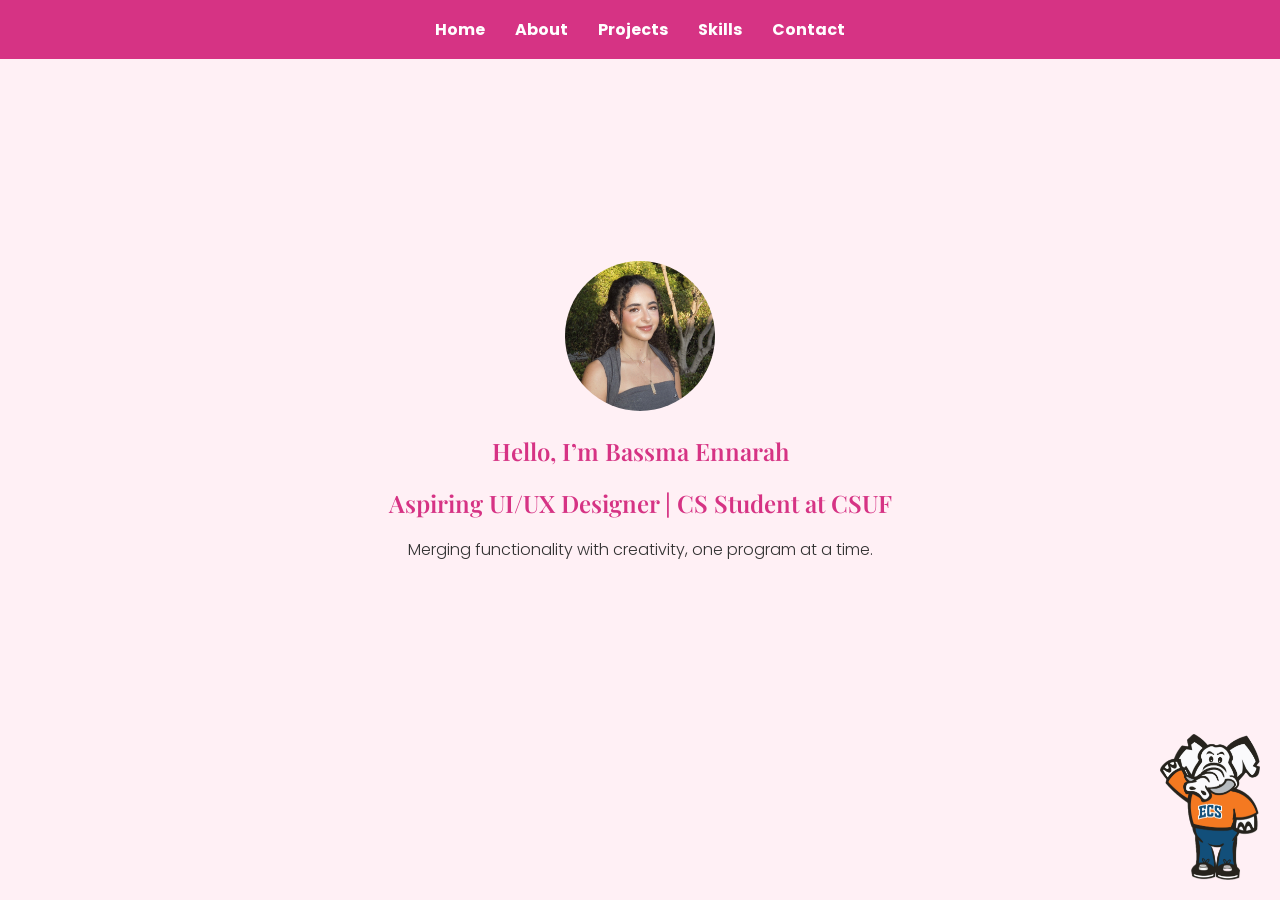
<file: index.html>
<!DOCTYPE html>
<html lang="en">
<head>
  <meta charset="UTF-8">
  <title>Home - Bassma Ennarah</title>
  <link rel="stylesheet" href="style.css">
  <link href="https://fonts.googleapis.com/css2?family=Playfair+Display:wght@600&family=Poppins:wght@300;400;500&display=swap" rel="stylesheet">
</head>
<body>
  <nav>
    <ul>
      <li><a href="index.html">Home</a></li>
      <li><a href="about.html">About</a></li>
      <li><a href="projects.html">Projects</a></li>
      <li><a href="skills.html">Skills</a></li>
      <li><a href="contact.html">Contact</a></li>
    </ul>
  </nav>

  <div class="container">
    <section id="home">
      <img src="assets/images/bassma.profile.jpg" alt="Bassma Ennarah profile picture" class="profile-pic" />
      <h1>Hello, I’m Bassma Ennarah</h1>
      <h2>Aspiring UI/UX Designer | CS Student at CSUF</h2>
      <p>Merging functionality with creativity, one program at a time.</p>
    </section>
  </div>

  <!-- Fixed-position Mascot Image -->
  <img src="assets/images/TuffyTitan.png" alt="CSUF Mascot Tuffy the Titan" class="mascot-fixed" />
</body>
</html>
</file>
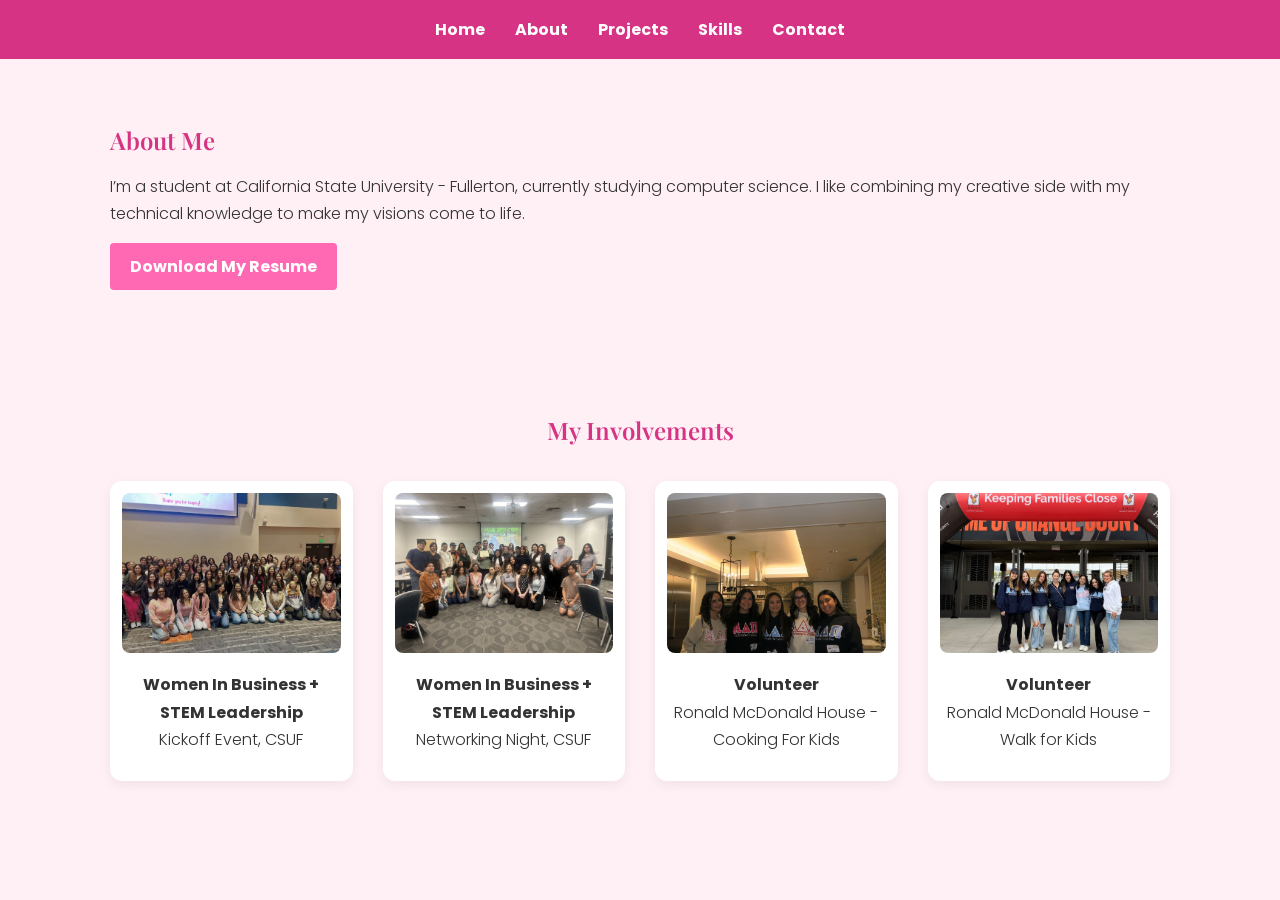
<file: about.html>
<!DOCTYPE html>
<html lang="en">
<head>
  <meta charset="UTF-8">
  <title>About - Bassma Ennarah</title>
  <link rel="stylesheet" href="style.css">
  <link href="https://fonts.googleapis.com/css2?family=Playfair+Display:wght@600&family=Poppins:wght@300;400;500&display=swap" rel="stylesheet">
</head>
<body>
  <nav>
    <ul>
      <li><a href="index.html">Home</a></li>
      <li><a href="about.html" class="active">About</a></li>
      <li><a href="projects.html">Projects</a></li>
      <li><a href="skills.html">Skills</a></li>
      <li><a href="contact.html">Contact</a></li>
    </ul>
  </nav>

  <div class="container">
    <section id="about">
      <h2>About Me</h2>
      <p>I’m a student at California State University - Fullerton, currently studying computer science. I like combining my creative side with my technical knowledge to make my visions come to life.</p>
      <a href="assets/PortfolioResume.pdf" class="button" download>Download My Resume</a>
    </section>

    <section id="gallery">
      <h2 class="section-title">My Involvements</h2>

      <div class="gallery-grid">

        <div class="gallery-item">
          <img src="assets/images/WIBSKickOFF.jpg" alt="WIBS Kickoff Event">
          <p><strong>Women In Business + STEM Leadership</strong><br>Kickoff Event, CSUF</p>
        </div>

        <div class="gallery-item">
          <img src="assets/images/WIBSNetworking.jpg" alt="WIBS Networking Night">
          <p><strong>Women In Business + STEM Leadership</strong><br>Networking Night, CSUF</p>
        </div>

        <div class="gallery-item">
          <img src="assets/images/RMHC.JPEG" alt="Ronald McDonald House Volunteering">
          <p><strong>Volunteer</strong><br>Ronald McDonald House - Cooking For Kids</p>
        </div>

        <div class="gallery-item">
          <img src="assets/images/Walk4Kids.jpg" alt="Walk for Kids Event">
          <p><strong>Volunteer</strong><br>Ronald McDonald House - Walk for Kids</p>
        </div>

      </div>
    </section>
  </div>
</body>
</html>
</file>
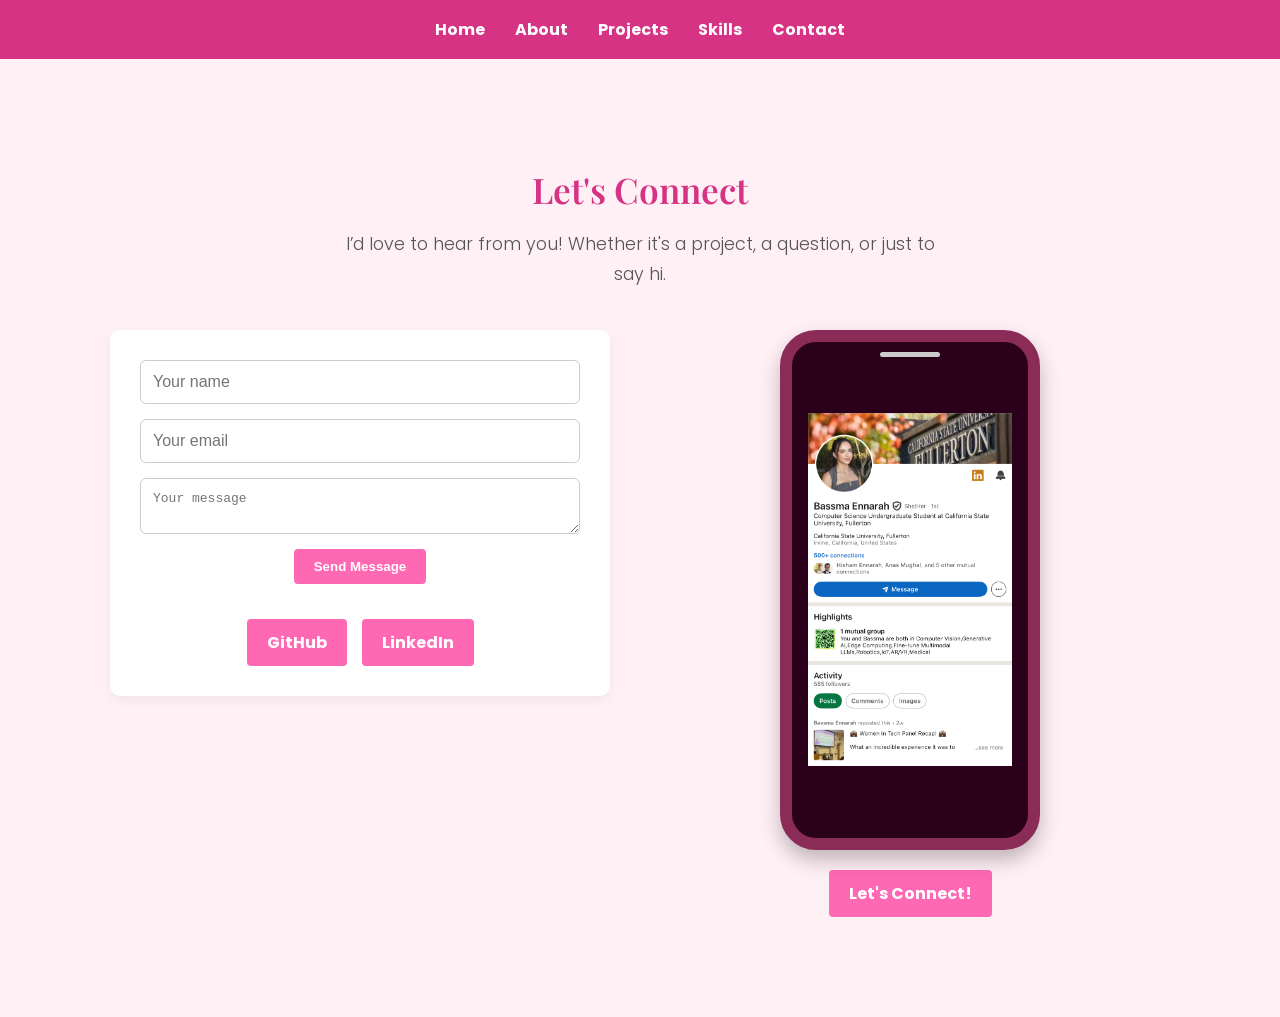
<file: contact.html>
<!DOCTYPE html>
<html lang="en">
<head>
  <meta charset="UTF-8">
  <title>Contact - Bassma Ennarah</title>
  <link rel="stylesheet" href="style.css">
  <link href="https://fonts.googleapis.com/css2?family=Playfair+Display:wght@600&family=Poppins:wght@300;400;500&display=swap" rel="stylesheet">
</head>
<body>
  <nav>
    <ul>
      <li><a href="index.html">Home</a></li>
      <li><a href="about.html">About</a></li>
      <li><a href="projects.html">Projects</a></li>
      <li><a href="skills.html">Skills</a></li>
      <li><a href="contact.html">Contact</a></li>
    </ul>
  </nav>

  <div class="container">
    <section id="contact">
      <h2>Let's Connect</h2>
      <p>I’d love to hear from you! Whether it's a project, a question, or just to say hi.</p>

      <div class="contact-flex">
        <div class="contact-form">
          <form action="https://formspree.io/f/YOUR_ID" method="POST">
            <input type="text" name="name" placeholder="Your name" required>
            <input type="email" name="_replyto" placeholder="Your email" required>
            <textarea name="message" placeholder="Your message" required></textarea>
            <button type="submit" class="button">Send Message</button>

            <div class="social-links">
              <a href="https://github.com/bennarah" class="button" target="_blank">GitHub</a>
              <a href="https://www.linkedin.com/in/bassma-ennarah" class="button" target="_blank">LinkedIn</a>
            </div>
          </form>
        </div>

        <div class="phone-preview">
          <div class="phone-frame">
            <img src="assets/images/LinkedInSS.JPG" alt="Bassma's LinkedIn profile screenshot">
          </div>
          <a href="https://www.linkedin.com/in/bassma-ennarah" class="button" target="_blank">Let's Connect!</a>
        </div>
      </div>
    </section>
  </div>
</body>
</html>
</file>
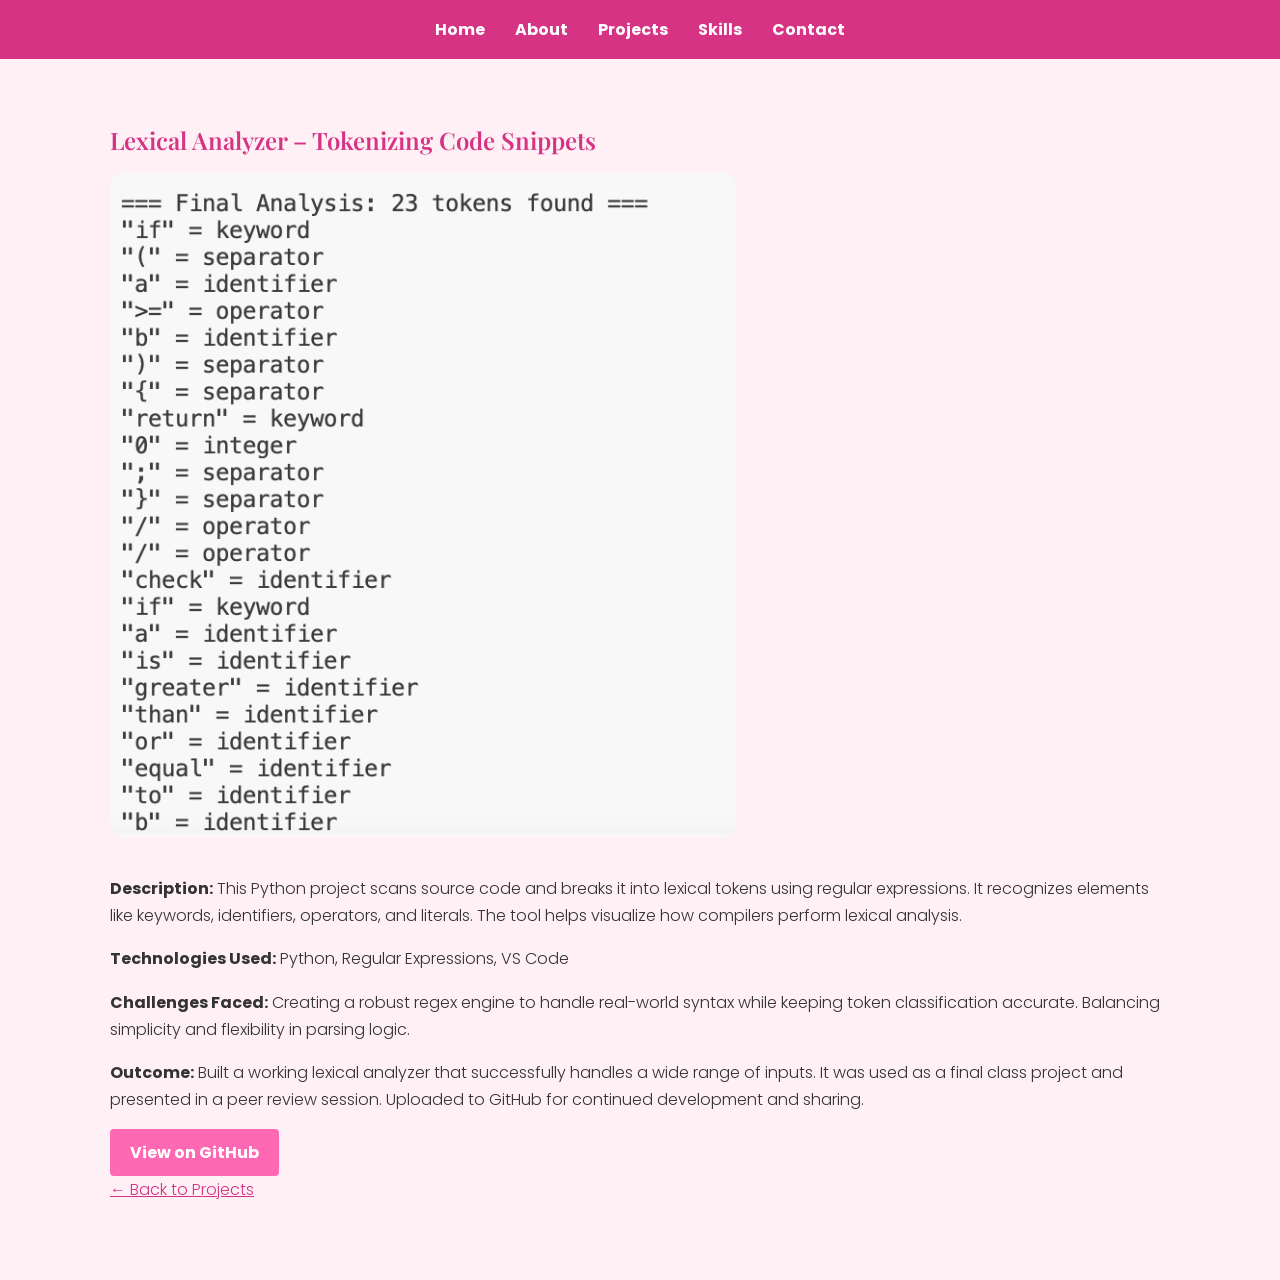
<file: project-lexical-analyzer.html>
<!DOCTYPE html>
<html lang="en">
<head>
  <meta charset="UTF-8">
  <title>Lexical Analyzer Project - Bassma Ennarah</title>
  <link rel="stylesheet" href="style.css">
  <link href="https://fonts.googleapis.com/css2?family=Playfair+Display:wght@600&family=Poppins:wght@300;400;500&display=swap" rel="stylesheet">
</head>
<body>
  <nav>
    <ul>
      <li><a href="index.html">Home</a></li>
      <li><a href="about.html">About</a></li>
      <li><a href="projects.html">Projects</a></li>
      <li><a href="skills.html">Skills</a></li>
      <li><a href="contact.html">Contact</a></li>
    </ul>
  </nav>

  <div class="container">
    <section id="project-detail">
      <h2 class="section-title">Lexical Analyzer – Tokenizing Code Snippets</h2>

      <img src="assets/images/lexical-analyzer-screenshot.png" alt="Lexical Analyzer Screenshot" style="max-width:100%; border-radius:12px; margin-bottom: 30px;">

      <p><strong>Description:</strong> This Python project scans source code and breaks it into lexical tokens using regular expressions. It recognizes elements like keywords, identifiers, operators, and literals. The tool helps visualize how compilers perform lexical analysis.</p>

      <p><strong>Technologies Used:</strong> Python, Regular Expressions, VS Code</p>

      <p><strong>Challenges Faced:</strong> Creating a robust regex engine to handle real-world syntax while keeping token classification accurate. Balancing simplicity and flexibility in parsing logic.</p>

      <p><strong>Outcome:</strong> Built a working lexical analyzer that successfully handles a wide range of inputs. It was used as a final class project and presented in a peer review session. Uploaded to GitHub for continued development and sharing.</p>

      <a href="https://github.com/bennarah/Project-Title-Lexical-Analyzer-Tokenizing-Code-Snippets" target="_blank" class="button">View on GitHub</a>
      <p><a href="projects.html" style="text-decoration: underline; color: #d63384;">← Back to Projects</a></p>
    </section>
  </div>
</body>
</html>
</file>
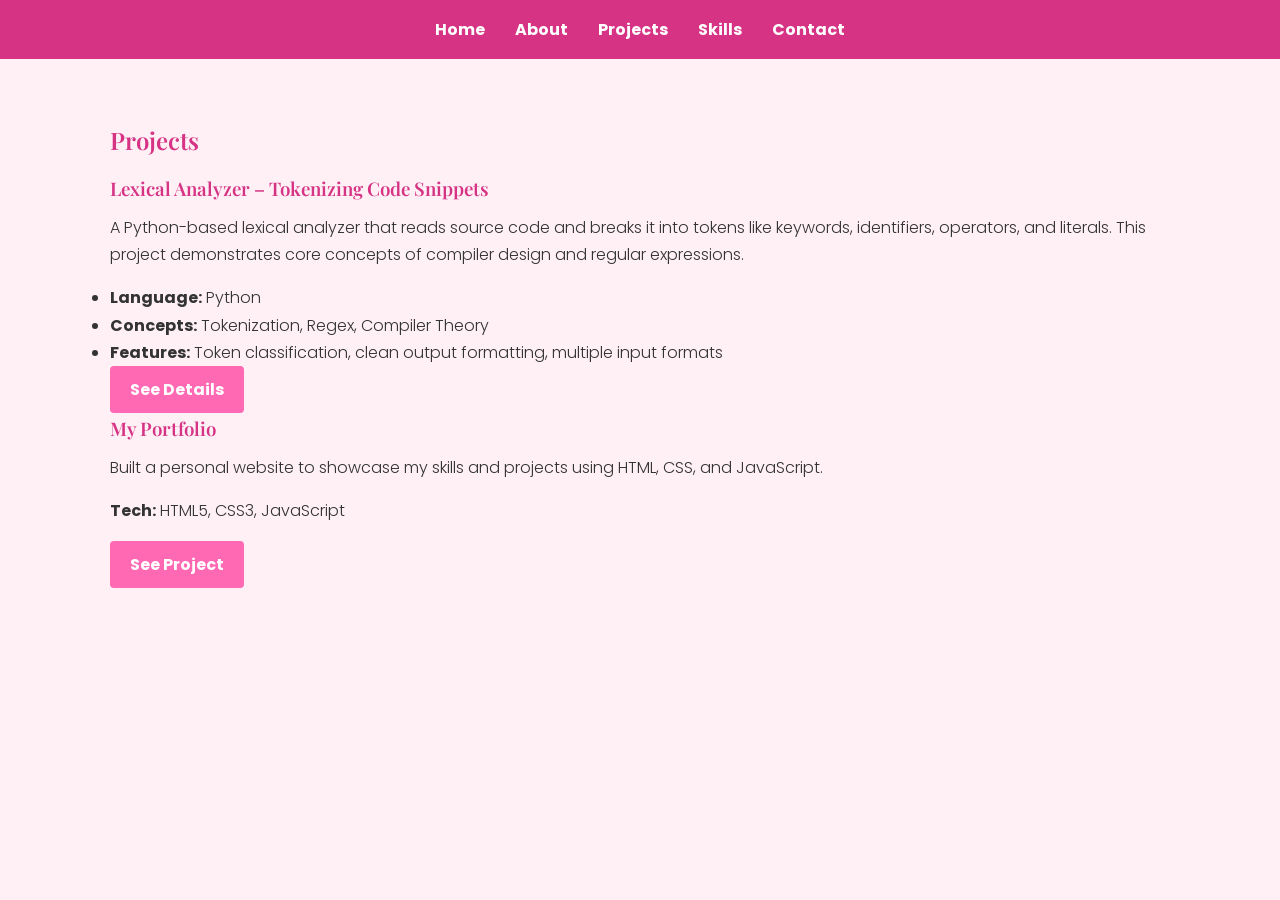
<file: projects.html>
<!DOCTYPE html>
<html lang="en">
<head>
  <meta charset="UTF-8">
  <title>Projects - Bassma Ennarah</title>
  <link rel="stylesheet" href="style.css">
  <link href="https://fonts.googleapis.com/css2?family=Playfair+Display:wght@600&family=Poppins:wght@300;400;500&display=swap" rel="stylesheet">
</head>
<body>
  <nav>
    <ul>
      <li><a href="index.html">Home</a></li>
      <li><a href="about.html">About</a></li>
      <li><a href="projects.html">Projects</a></li>
      <li><a href="skills.html">Skills</a></li>
      <li><a href="contact.html">Contact</a></li>
    </ul>
  </nav>

  <div class="container">
    <section id="projects">
      <h2 class="section-title">Projects</h2>

      <div class="project-card">
        <h3>Lexical Analyzer – Tokenizing Code Snippets</h3>
        <p>
          A Python-based lexical analyzer that reads source code and breaks it into tokens like keywords, identifiers, operators, and literals.
          This project demonstrates core concepts of compiler design and regular expressions.
        </p>
        <ul>
          <li><strong>Language:</strong> Python</li>
          <li><strong>Concepts:</strong> Tokenization, Regex, Compiler Theory</li>
          <li><strong>Features:</strong> Token classification, clean output formatting, multiple input formats</li>
        </ul>
        <a href="project-lexical-analyzer.html" class="button">See Details</a>
      </div>

      <div class="project-card">
        <h3>My Portfolio</h3>
        <p>Built a personal website to showcase my skills and projects using HTML, CSS, and JavaScript.</p>
        <p><strong>Tech:</strong> HTML5, CSS3, JavaScript</p>
        <a href="project1.html" class="button">See Project</a>
      </div>

    </section>
  </div>
</body>
</html>
</file>
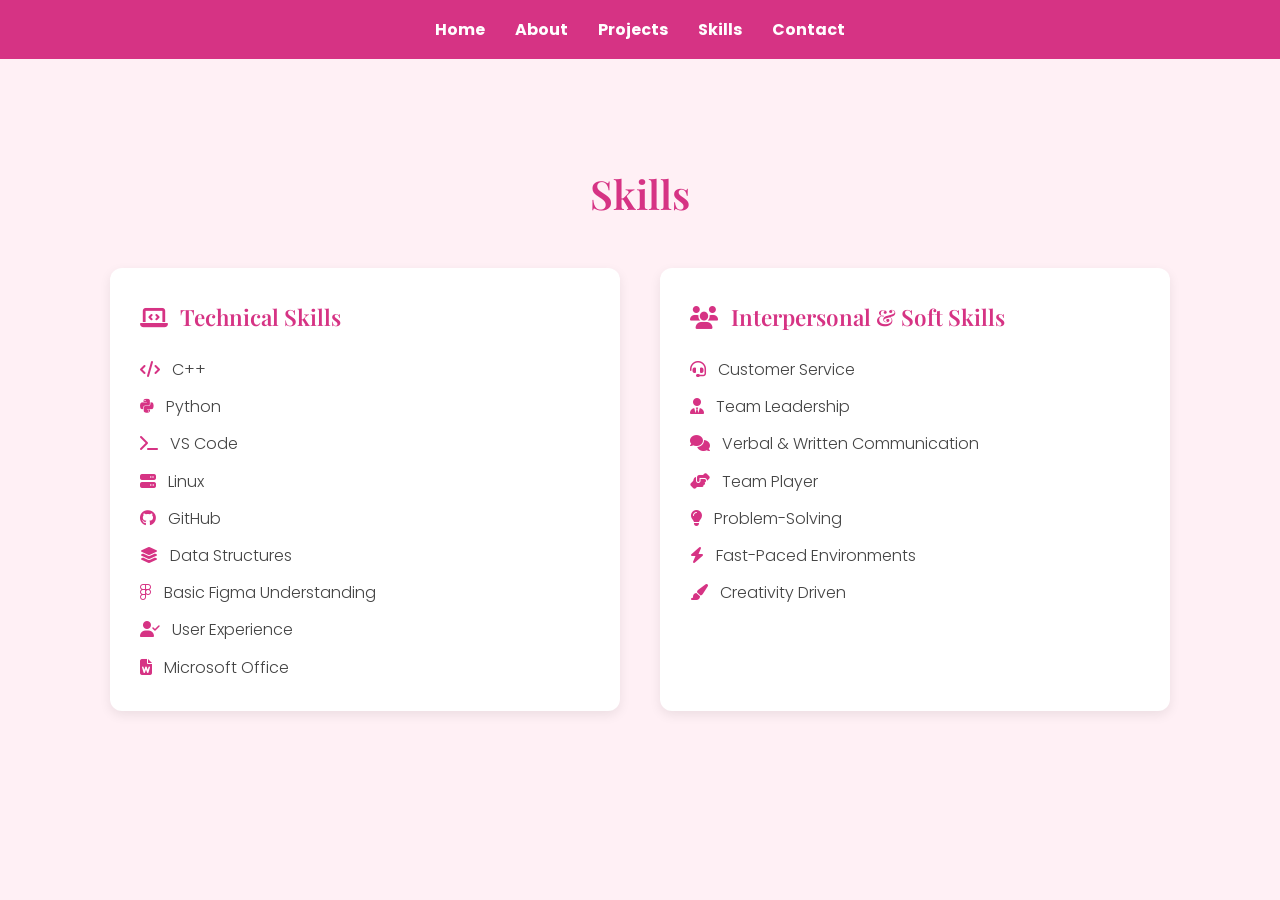
<file: skills.html>
<!DOCTYPE html>
<html lang="en">
<head>
  <meta charset="UTF-8">
  <title>Skills - Bassma Ennarah</title>
  <link rel="stylesheet" href="style.css">
  <link href="https://fonts.googleapis.com/css2?family=Playfair+Display:wght@600&family=Poppins:wght@300;400;500&display=swap" rel="stylesheet">
  <link rel="stylesheet" href="https://cdnjs.cloudflare.com/ajax/libs/font-awesome/6.5.0/css/all.min.css">
</head>
<body>
  <nav>
    <ul>
      <li><a href="index.html">Home</a></li>
      <li><a href="about.html">About</a></li>
      <li><a href="projects.html">Projects</a></li>
      <li><a href="skills.html">Skills</a></li>
      <li><a href="contact.html">Contact</a></li>
    </ul>
  </nav>

  <div class="container">
    <section id="skills">
      <h2 class="section-title">Skills</h2>

      <div class="skills-grid">

        <div class="skills-card">
          <h3><i class="fas fa-laptop-code"></i> Technical Skills</h3>
          <ul>
            <li><i class="fas fa-code"></i> C++</li>
            <li><i class="fab fa-python"></i> Python</li>
            <li><i class="fas fa-terminal"></i> VS Code</li>
            <li><i class="fas fa-server"></i> Linux</li>
            <li><i class="fab fa-github"></i> GitHub</li>
            <li><i class="fas fa-layer-group"></i> Data Structures</li>
            <li><i class="fab fa-figma"></i> Basic Figma Understanding</li>
            <li><i class="fas fa-user-check"></i> User Experience</li>
            <li><i class="fas fa-file-word"></i> Microsoft Office</li>
          </ul>
        </div>

        <div class="skills-card">
          <h3><i class="fas fa-users"></i> Interpersonal & Soft Skills</h3>
          <ul>
            <li><i class="fas fa-headset"></i> Customer Service</li>
            <li><i class="fas fa-user-tie"></i> Team Leadership</li>
            <li><i class="fas fa-comments"></i> Verbal & Written Communication</li>
            <li><i class="fas fa-hands-helping"></i> Team Player</li>
            <li><i class="fas fa-lightbulb"></i> Problem-Solving</li>
            <li><i class="fas fa-bolt"></i> Fast-Paced Environments</li>
            <li><i class="fas fa-paint-brush"></i> Creativity Driven</li>
          </ul>
        </div>

      </div>
    </section>
  </div>
</body>
</html>
</file>
<file: style.css>
/* === Base Styles === */
* {
    margin: 0;
    padding: 0;
    box-sizing: border-box;
  }
  
  body {
    font-family: 'Poppins', sans-serif;
    font-weight: 300;
    line-height: 1.7;
    color: #333;
    background-color: #fff0f5;
    padding-top: 60px;
  }
  
  /* === Typography === */
  h1, h2, h3 {
    font-family: 'Playfair Display', serif;
    font-weight: 600;
    color: #d63384;
    margin-bottom: 0.5em;
  }
  
  p {
    margin-bottom: 1em;
  }
  
  /* === Container === */
  .container {
    max-width: 1100px;
    margin: auto;
    padding: 0 20px;
  }
  
  /* === Navbar === */
  nav {
    background-color: #d63384;
    color: #fff;
    padding: 1em 0;
    position: fixed;
    top: 0;
    width: 100%;
    z-index: 999;
  }
  
  nav ul {
    display: flex;
    justify-content: center;
    list-style: none;
    margin: 0;
    padding: 0;
  }
  
  nav ul li {
    margin: 0 15px;
  }
  
  nav ul li a {
    color: white;
    text-decoration: none;
    font-weight: bold;
    transition: color 0.3s ease;
  }
  
  nav ul li a:hover {
    color: #ffd6eb;
  }
  
  /* === Section Spacing === */
  section {
    padding: 60px 0;
  }
  
  /* === Hero Section === */
  #home {
    display: flex;
    flex-direction: column;
    align-items: center;
    justify-content: center;
    min-height: 80vh;
    text-align: center;
    padding: 100px 20px;
    animation: fadeIn 1s ease-in;
  }
  
  #home img {
    width: 150px;
    border-radius: 50%;
    margin-bottom: 20px;
  }
  
  /* === Contact Section === */
  #contact {
    padding: 100px 0;
    text-align: center;
  }
  
  #contact h2 {
    font-family: 'Playfair Display', serif;
    font-size: 2.2em;
    margin-bottom: 10px;
    color: #d63384;
  }
  
  #contact p {
    font-size: 1.1em;
    max-width: 600px;
    margin: 0 auto 40px;
    color: #555;
  }
  
  /* === Contact Flex Layout === */
  .contact-flex {
    display: flex;
    flex-wrap: wrap;
    justify-content: center;
    gap: 40px;
    margin-top: 40px;
    align-items: flex-start;
  }
  
  .contact-form {
    flex: 1 1 320px;
    max-width: 500px;
  }
  
  form {
    display: flex;
    flex-direction: column;
    gap: 15px;
    background: #fff;
    padding: 30px;
    border-radius: 10px;
    box-shadow: 0 4px 12px rgba(0,0,0,0.05);
  }
  
  form input,
  form textarea {
    padding: 12px;
    font-size: 1em;
    border: 1px solid #ccc;
    border-radius: 6px;
  }
  
  form button {
    align-self: center;
  }
  
  .social-links {
    display: flex;
    justify-content: center;
    gap: 15px;
    margin-top: 20px;
  }
  
  /* === Phone Preview === */
  .phone-preview {
    text-align: center;
    flex: 1 1 260px;
  }
  
  .phone-frame {
    position: relative;
    width: 260px;
    height: 520px;
    margin: 0 auto 20px;
    padding: 16px;
    border: 12px solid #8a2c57;
    border-radius: 36px;
    background: #2a001a;
    box-shadow: 0 10px 20px rgba(0, 0, 0, 0.25);
  }
  
  .phone-frame::before {
    content: "";
    position: absolute;
    top: 10px;
    left: 50%;
    transform: translateX(-50%);
    width: 60px;
    height: 5px;
    background: #ccc;
    border-radius: 10px;
  }
  
  .phone-frame img {
    width: 100%;
    height: 100%;
    object-fit: contain;
    border-radius: 20px;
  }
  
  /* === Buttons === */
  .button {
    display: inline-block;
    padding: 10px 20px;
    background-color: #ff69b4;
    color: white;
    border: none;
    border-radius: 4px;
    text-decoration: none;
    font-weight: bold;
    cursor: pointer;
    transition: background 0.3s ease;
  }
  
  .button:hover {
    background-color: #e754a6;
  }
  
  /* === Profile Image === */
  .profile-pic,
  #home img {
    width: 150px;
    height: 150px;
    object-fit: cover;
    border-radius: 50%;
    margin-bottom: 20px;
    display: block;
  }
  
  /* === Responsive Fixes === */
  @media (max-width: 768px) {
    nav ul {
      flex-direction: column;
    }
  
    nav ul li {
      margin: 10px 0;
    }
  
    #home img {
      width: 100px;
      height: 100px;
    }
  
    .container {
      padding: 0 10px;
    }
  
    .contact-flex {
      flex-direction: column;
      align-items: center;
    }
  
    .mascot-fixed {
      display: none;
    }
  
    .skills-grid {
      flex-direction: column;
    }
  }
  
  /* === Smooth Transitions === */
  a, button {
    transition: all 0.3s ease-in-out;
  }
  
  /* === Animation for Hero Section === */
  @keyframes fadeIn {
    from { opacity: 0; transform: translateY(20px); }
    to { opacity: 1; transform: translateY(0); }
  }
  
  /* === Mascot === */
  .mascot-fixed {
    position: fixed;
    bottom: 20px;
    right: 20px;
    width: 100px;
    height: auto;
    z-index: 10;
    animation: float 3s ease-in-out infinite;
  }
  
  @keyframes float {
    0%   { transform: translateY(0); }
    50%  { transform: translateY(-5px); }
    100% { transform: translateY(0); }
  }
  
  /* === Skills Section === */
  #skills {
    padding: 100px 0;
    text-align: center;
  }
  
  #skills h2.section-title {
    font-size: 2.5em;
    color: #d63384;
    margin-bottom: 40px;
  }
  
  .skills-grid {
    display: flex;
    justify-content: center;
    gap: 40px;
    flex-wrap: wrap;
  }
  
  .skills-card {
    flex: 1 1 300px;
    background: #fff;
    border-radius: 12px;
    padding: 30px;
    box-shadow: 0 4px 12px rgba(0,0,0,0.08);
    text-align: left;
  }
  
  .skills-card h3 {
    font-size: 1.4em;
    margin-bottom: 20px;
    color: #d63384;
  }
  
  .skills-card ul {
    list-style: none;
    padding: 0;
    display: grid;
    grid-template-columns: 1fr;
    gap: 10px;
  }
  
  .skills-card li {
    font-size: 1em;
    color: #444;
  }
  
  .skills-card i {
    color: #d63384;
    margin-right: 8px;
  }
/* === Gallery Section === */
#gallery {
    padding: 60px 0;
    text-align: center;
  }
  
  .gallery-grid {
    display: grid;
    grid-template-columns: repeat(auto-fit, minmax(180px, 1fr));
    gap: 30px;
    margin-top: 30px;
  }
  
  .gallery-item {
    background: #fff;
    padding: 12px;
    border-radius: 12px;
    box-shadow: 0 4px 12px rgba(0,0,0,0.06);
    transition: transform 0.3s ease, box-shadow 0.3s ease;
    cursor: pointer;
  }
  
  .gallery-item:hover {
    transform: scale(1.05);
    box-shadow: 0 8px 20px rgba(0,0,0,0.1);
  }
  
  .gallery-item img {
    width: 100%;
    height: 160px;
    object-fit: cover;
    border-radius: 8px;
    margin-bottom: 10px;
  }
</file>
